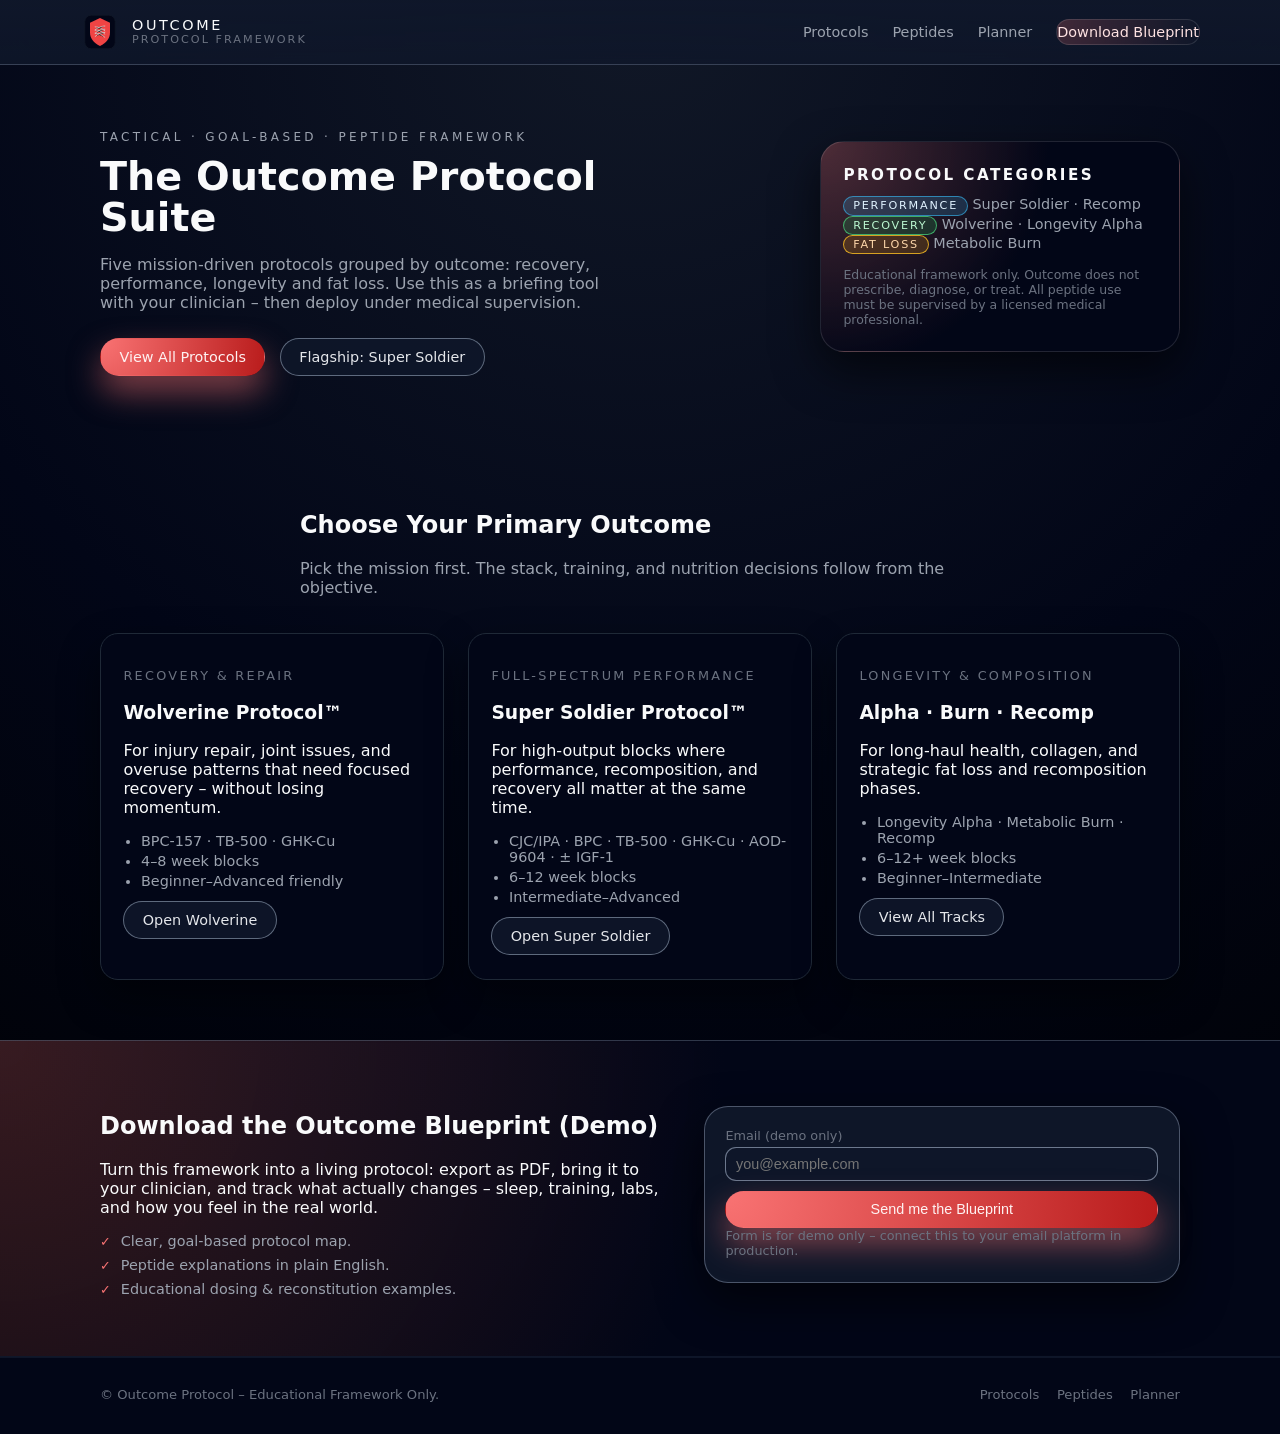
<file: index.html>
<!DOCTYPE html>
<html lang="en">
<head>
  <meta charset="UTF-8" />
  <title>Outcome Protocol | Tactical Performance & Longevity</title>
  <meta name="viewport" content="width=device-width, initial-scale=1" />
  <meta name="description" content="Outcome Protocol is a tactical, goal-based peptide framework grouped into recovery, performance, longevity and fat loss tracks." />
  <link rel="stylesheet" href="styles.css" />
</head>
<body>
  <header class="site-header">
    <div class="container header-inner">
      <a href="index.html" class="brand">
        <img src="assets/outcome-badge.svg" alt="Outcome badge" class="brand-mark" />
        <div class="brand-text">
          <span class="brand-name">OUTCOME</span>
          <span class="brand-tag">PROTOCOL FRAMEWORK</span>
        </div>
      </a>
      <nav class="main-nav" id="mainNav">
        <a href="protocol.html">Protocols</a>
        <a href="peptides.html">Peptides</a>
        <a href="calculator.html">Planner</a>
        <a href="#cta" class="nav-cta">Download Blueprint</a>
      </nav>
      <button class="nav-toggle" id="navToggle" aria-label="Toggle navigation">
        <span></span><span></span>
      </button>
    </div>
  </header>

  <main>
    <section class="hero">
      <div class="container hero-inner">
        <div class="hero-copy">
          <p class="eyebrow">TACTICAL · GOAL-BASED · PEPTIDE FRAMEWORK</p>
          <h1>The Outcome Protocol Suite</h1>
          <p>
            Five mission-driven protocols grouped by outcome: recovery, performance, longevity and fat loss.
            Use this as a briefing tool with your clinician – then deploy under medical supervision.
          </p>
          <div class="hero-actions">
            <a href="protocol.html" class="btn primary">View All Protocols</a>
            <a href="super-soldier.html" class="btn secondary">Flagship: Super Soldier</a>
          </div>
        </div>
        <div class="hero-panel">
          <article class="hero-card">
            <h2>Protocol Categories</h2>
            <ul>
              <li><span class="badge badge-blue">Performance</span> Super Soldier · Recomp</li>
              <li><span class="badge badge-green">Recovery</span> Wolverine · Longevity Alpha</li>
              <li><span class="badge badge-amber">Fat Loss</span> Metabolic Burn</li>
            </ul>
            <p class="hero-note">
              Educational framework only. Outcome does not prescribe, diagnose, or treat.
              All peptide use must be supervised by a licensed medical professional.
            </p>
          </article>
        </div>
      </div>
    </section>

    <section class="section">
      <div class="container section-header">
        <h2>Choose Your Primary Outcome</h2>
        <p>Pick the mission first. The stack, training, and nutrition decisions follow from the objective.</p>
      </div>
      <div class="container grid-3">
        <article class="card">
          <p class="tagline">Recovery & Repair</p>
          <h3>Wolverine Protocol™</h3>
          <p>For injury repair, joint issues, and overuse patterns that need focused recovery – without losing momentum.</p>
          <ul class="bullet-list">
            <li>BPC-157 · TB-500 · GHK-Cu</li>
            <li>4–8 week blocks</li>
            <li>Beginner–Advanced friendly</li>
          </ul>
          <a href="wolverine.html" class="btn secondary" style="margin-top:0.75rem;">Open Wolverine</a>
        </article>
        <article class="card">
          <p class="tagline">Full-Spectrum Performance</p>
          <h3>Super Soldier Protocol™</h3>
          <p>For high-output blocks where performance, recomposition, and recovery all matter at the same time.</p>
          <ul class="bullet-list">
            <li>CJC/IPA · BPC · TB-500 · GHK-Cu · AOD-9604 · ± IGF-1</li>
            <li>6–12 week blocks</li>
            <li>Intermediate–Advanced</li>
          </ul>
          <a href="super-soldier.html" class="btn secondary" style="margin-top:0.75rem;">Open Super Soldier</a>
        </article>
        <article class="card">
          <p class="tagline">Longevity & Composition</p>
          <h3>Alpha · Burn · Recomp</h3>
          <p>For long-haul health, collagen, and strategic fat loss and recomposition phases.</p>
          <ul class="bullet-list">
            <li>Longevity Alpha · Metabolic Burn · Recomp</li>
            <li>6–12+ week blocks</li>
            <li>Beginner–Intermediate</li>
          </ul>
          <a href="protocol.html" class="btn secondary" style="margin-top:0.75rem;">View All Tracks</a>
        </article>
      </div>
    </section>

    <section class="section cta-section" id="cta">
      <div class="container cta-inner">
        <div>
          <h2>Download the Outcome Blueprint (Demo)</h2>
          <p>
            Turn this framework into a living protocol: export as PDF, bring it to your clinician, and track what actually changes
            – sleep, training, labs, and how you feel in the real world.
          </p>
          <ul class="check-list">
            <li>Clear, goal-based protocol map.</li>
            <li>Peptide explanations in plain English.</li>
            <li>Educational dosing & reconstitution examples.</li>
          </ul>
        </div>
        <form class="cta-form" onsubmit="return false;">
          <label for="cta-email">Email (demo only)</label>
          <input id="cta-email" type="email" placeholder="you@example.com" />
          <button class="btn primary full" type="submit">Send me the Blueprint</button>
          <p class="form-helper">Form is for demo only – connect this to your email platform in production.</p>
        </form>
      </div>
    </section>
  </main>

  <footer class="site-footer">
    <div class="container footer-inner">
      <span>© Outcome Protocol – Educational Framework Only.</span>
      <div class="footer-links">
        <a href="protocol.html">Protocols</a>
        <a href="peptides.html">Peptides</a>
        <a href="calculator.html">Planner</a>
      </div>
    </div>
  </footer>

  <script src="script.js"></script>
</body>
</html>
</file>
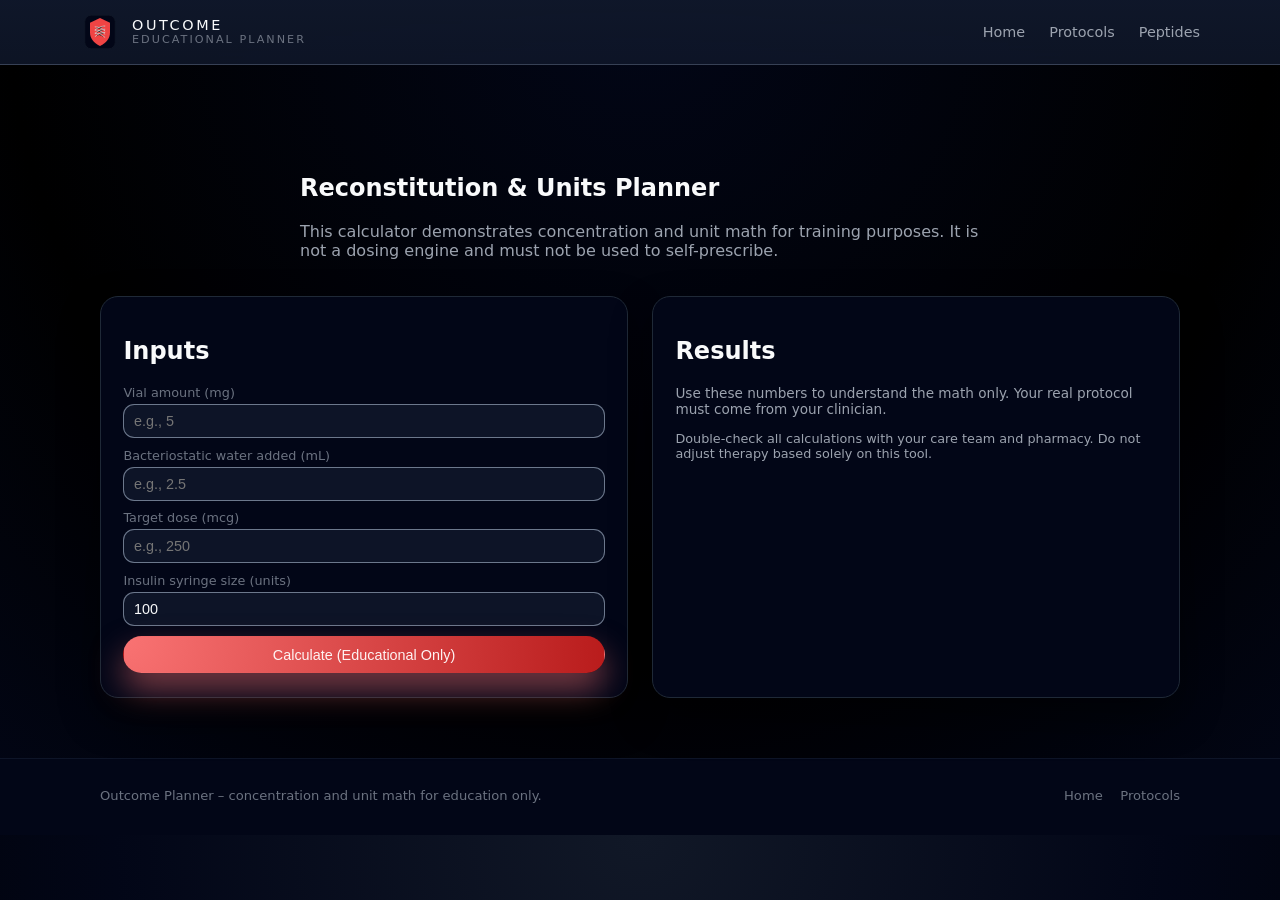
<file: calculator.html>
<!DOCTYPE html>
<html lang="en">
<head>
  <meta charset="UTF-8" />
  <title>Outcome Planner | Reconstitution & Units (Educational)</title>
  <meta name="viewport" content="width=device-width, initial-scale=1" />
  <link rel="stylesheet" href="styles.css" />
</head>
<body class="subpage">
  <header class="site-header">
    <div class="container header-inner">
      <a href="index.html" class="brand">
        <img src="assets/outcome-badge.svg" alt="Outcome badge" class="brand-mark" />
        <div class="brand-text">
          <span class="brand-name">OUTCOME</span>
          <span class="brand-tag">EDUCATIONAL PLANNER</span>
        </div>
      </a>
      <nav class="main-nav" id="mainNav">
        <a href="index.html">Home</a>
        <a href="protocol.html">Protocols</a>
        <a href="peptides.html">Peptides</a>
      </nav>
      <button class="nav-toggle" id="navToggle" aria-label="Toggle navigation">
        <span></span><span></span>
      </button>
    </div>
  </header>

  <main class="sub-main">
    <section class="section">
      <div class="container section-header">
        <h1>Reconstitution & Units Planner</h1>
        <p>This calculator demonstrates concentration and unit math for training purposes. It is not a dosing engine and must not be used to self-prescribe.</p>
      </div>
      <div class="container grid-2">
        <form class="card calc-form" id="calcForm">
          <h2>Inputs</h2>
          <label for="vialAmount">Vial amount (mg)</label>
          <input id="vialAmount" type="number" step="0.01" placeholder="e.g., 5" required />
          <label for="bacVolume">Bacteriostatic water added (mL)</label>
          <input id="bacVolume" type="number" step="0.1" placeholder="e.g., 2.5" required />
          <label for="targetDose">Target dose (mcg)</label>
          <input id="targetDose" type="number" step="1" placeholder="e.g., 250" required />
          <label for="syringeSize">Insulin syringe size (units)</label>
          <input id="syringeSize" type="number" step="1" placeholder="e.g., 100" value="100" required />
          <button class="btn primary full" type="submit">Calculate (Educational Only)</button>
        </form>
        <article class="card">
          <h2>Results</h2>
          <p style="font-size:0.85rem; color:#9ca3af;">Use these numbers to understand the math only. Your real protocol must come from your clinician.</p>
          <div class="result-grid hidden" id="resultGrid">
            <div>
              <h3>Concentration</h3>
              <p><span id="concMgMl">–</span> mg/mL</p>
              <p><span id="concMcgUnit">–</span> mcg per unit</p>
            </div>
            <div>
              <h3>Per Dose</h3>
              <p><span id="doseMl">–</span> mL per dose</p>
              <p><span id="doseUnits">–</span> units per dose</p>
            </div>
          </div>
          <p style="margin-top:0.8rem; font-size:0.8rem; color:#9ca3af;">
            Double-check all calculations with your care team and pharmacy. Do not adjust therapy based solely on this tool.
          </p>
        </article>
      </div>
    </section>
  </main>

  <footer class="site-footer">
    <div class="container footer-inner">
      <span>Outcome Planner – concentration and unit math for education only.</span>
      <div class="footer-links">
        <a href="index.html">Home</a>
        <a href="protocol.html">Protocols</a>
      </div>
    </div>
  </footer>

  <script src="script.js"></script>
</body>
</html>
</file>
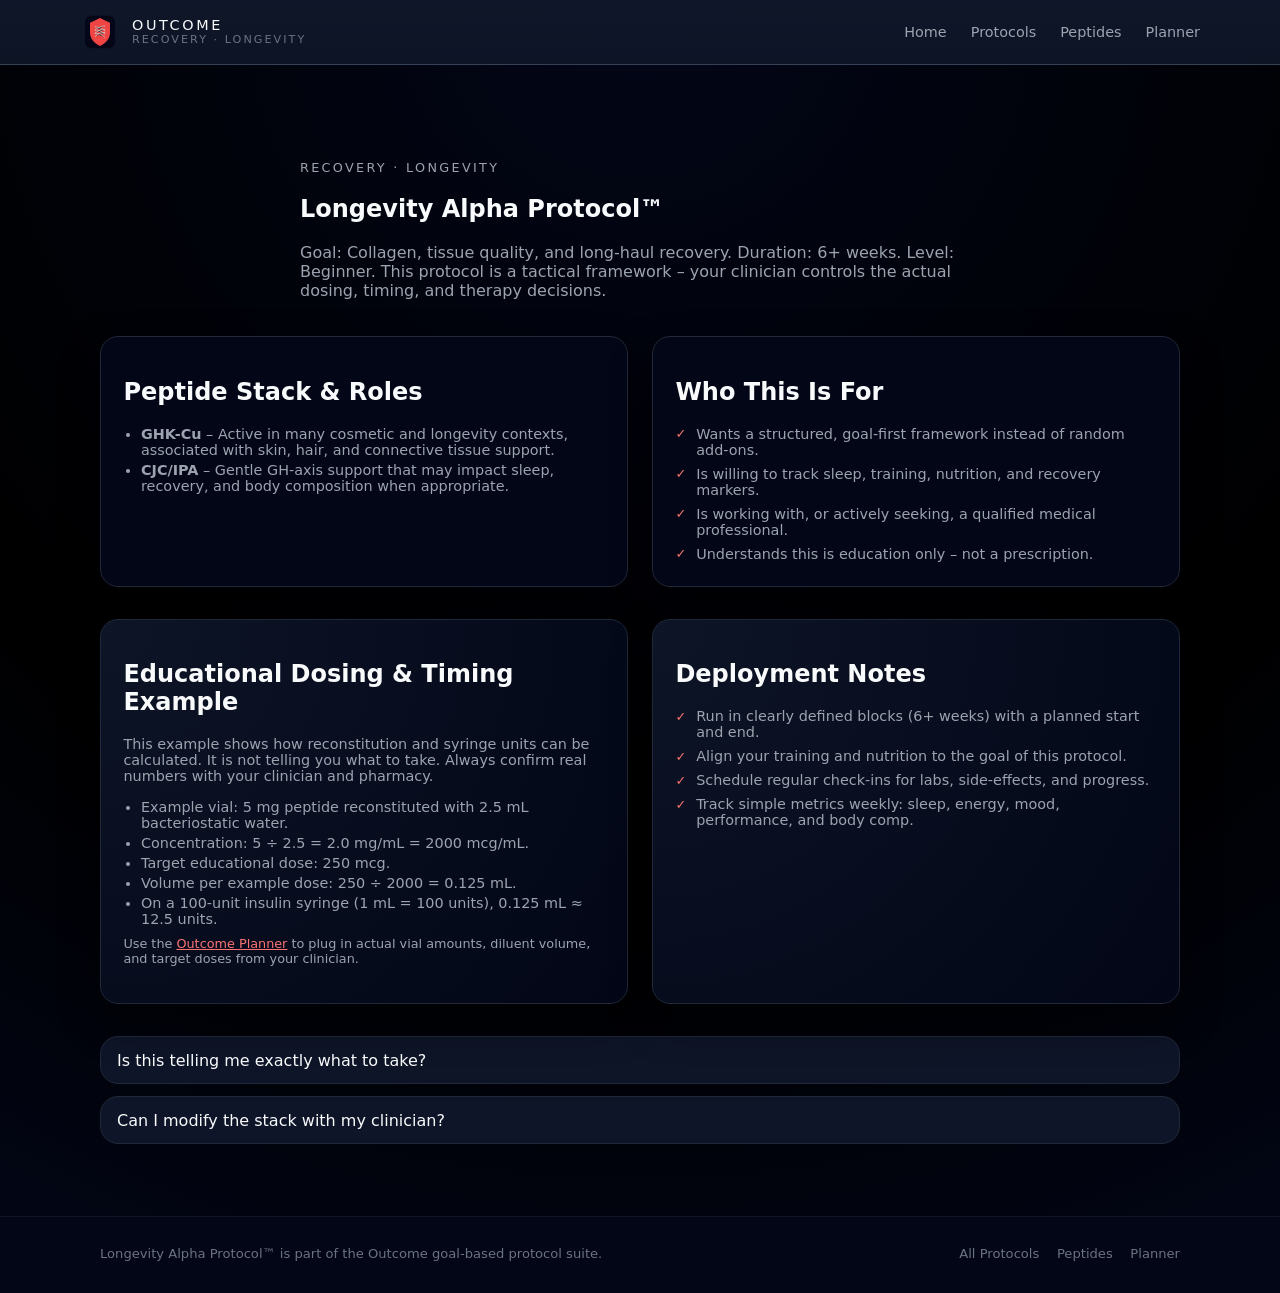
<file: longevity-alpha.html>
<!DOCTYPE html>
<html lang="en">
<head>
  <meta charset="UTF-8" />
  <title>Longevity Alpha Protocol™ | Outcome Protocol</title>
  <meta name="viewport" content="width=device-width, initial-scale=1" />
  <link rel="stylesheet" href="styles.css" />
</head>
<body class="subpage">
  <header class="site-header">
    <div class="container header-inner">
      <a href="index.html" class="brand">
        <img src="assets/outcome-badge.svg" alt="Outcome badge" class="brand-mark" />
        <div class="brand-text">
          <span class="brand-name">OUTCOME</span>
          <span class="brand-tag">Recovery · Longevity</span>
        </div>
      </a>
      <nav class="main-nav" id="mainNav">
        <a href="index.html">Home</a>
        <a href="protocol.html">Protocols</a>
        <a href="peptides.html">Peptides</a>
        <a href="calculator.html">Planner</a>
      </nav>
      <button class="nav-toggle" id="navToggle" aria-label="Toggle navigation">
        <span></span><span></span>
      </button>
    </div>
  </header>

  <main class="sub-main">
    <section class="section">
      <div class="container section-header">
        <p class="tagline">Recovery · Longevity</p>
        <h1>Longevity Alpha Protocol™</h1>
        <p>Goal: Collagen, tissue quality, and long-haul recovery. Duration: 6+ weeks. Level: Beginner. This protocol is a tactical framework – your clinician controls the actual dosing, timing, and therapy decisions.</p>
      </div>

      <div class="container grid-2">
        <article class="card">
          <h2>Peptide Stack & Roles</h2>
          <ul class="bullet-list">
            <li><strong>GHK-Cu</strong> – Active in many cosmetic and longevity contexts, associated with skin, hair, and connective tissue support.</li>
<li><strong>CJC/IPA</strong> – Gentle GH-axis support that may impact sleep, recovery, and body composition when appropriate.</li>
          </ul>
        </article>
        <article class="card">
          <h2>Who This Is For</h2>
          <ul class="check-list">
            <li>Wants a structured, goal-first framework instead of random add-ons.</li>
            <li>Is willing to track sleep, training, nutrition, and recovery markers.</li>
            <li>Is working with, or actively seeking, a qualified medical professional.</li>
            <li>Understands this is education only – not a prescription.</li>
          </ul>
        </article>
      </div>

      <div class="container" style="margin-top:2rem;">
        <div class="grid-2">
          <article class="card card-soft">
            <h2>Educational Dosing & Timing Example</h2>
            <p style="color:#9ca3af; font-size:0.9rem;">
              This example shows how reconstitution and syringe units can be calculated. It is not telling you what to take.
              Always confirm real numbers with your clinician and pharmacy.
            </p>
            <ul class="bullet-list">
              <li>Example vial: 5 mg peptide reconstituted with 2.5 mL bacteriostatic water.</li>
              <li>Concentration: 5 ÷ 2.5 = 2.0 mg/mL = 2000 mcg/mL.</li>
              <li>Target educational dose: 250 mcg.</li>
              <li>Volume per example dose: 250 ÷ 2000 = 0.125 mL.</li>
              <li>On a 100-unit insulin syringe (1 mL = 100 units), 0.125 mL ≈ 12.5 units.</li>
            </ul>
            <p style="margin-top:0.6rem; font-size:0.8rem; color:#9ca3af;">
              Use the <a href="calculator.html" style="color:#f97373;">Outcome Planner</a> to plug in actual vial amounts, diluent volume, and target doses from your clinician.
            </p>
          </article>
          <article class="card card-soft">
            <h2>Deployment Notes</h2>
            <ul class="check-list">
              <li>Run in clearly defined blocks (6+ weeks) with a planned start and end.</li>
              <li>Align your training and nutrition to the goal of this protocol.</li>
              <li>Schedule regular check-ins for labs, side-effects, and progress.</li>
              <li>Track simple metrics weekly: sleep, energy, mood, performance, and body comp.</li>
            </ul>
          </article>
        </div>
      </div>

      <div class="container" style="margin-top:2rem;">
        <details class="faq-item">
          <summary>Is this telling me exactly what to take?</summary>
          <p>No. Outcome is an educational and strategic framework only. All dosing, timing, and medication decisions belong to your clinician.</p>
        </details>
        <details class="faq-item">
          <summary>Can I modify the stack with my clinician?</summary>
          <p>Yes – the real power here is having a shared language. You can remove, swap, or re-order components with your clinician while staying aligned with the mission.</p>
        </details>
      </div>
    </section>
  </main>

  <footer class="site-footer">
    <div class="container footer-inner">
      <span>Longevity Alpha Protocol™ is part of the Outcome goal-based protocol suite.</span>
      <div class="footer-links">
        <a href="protocol.html">All Protocols</a>
        <a href="peptides.html">Peptides</a>
        <a href="calculator.html">Planner</a>
      </div>
    </div>
  </footer>

  <script src="script.js"></script>
</body>
</html>
</file>
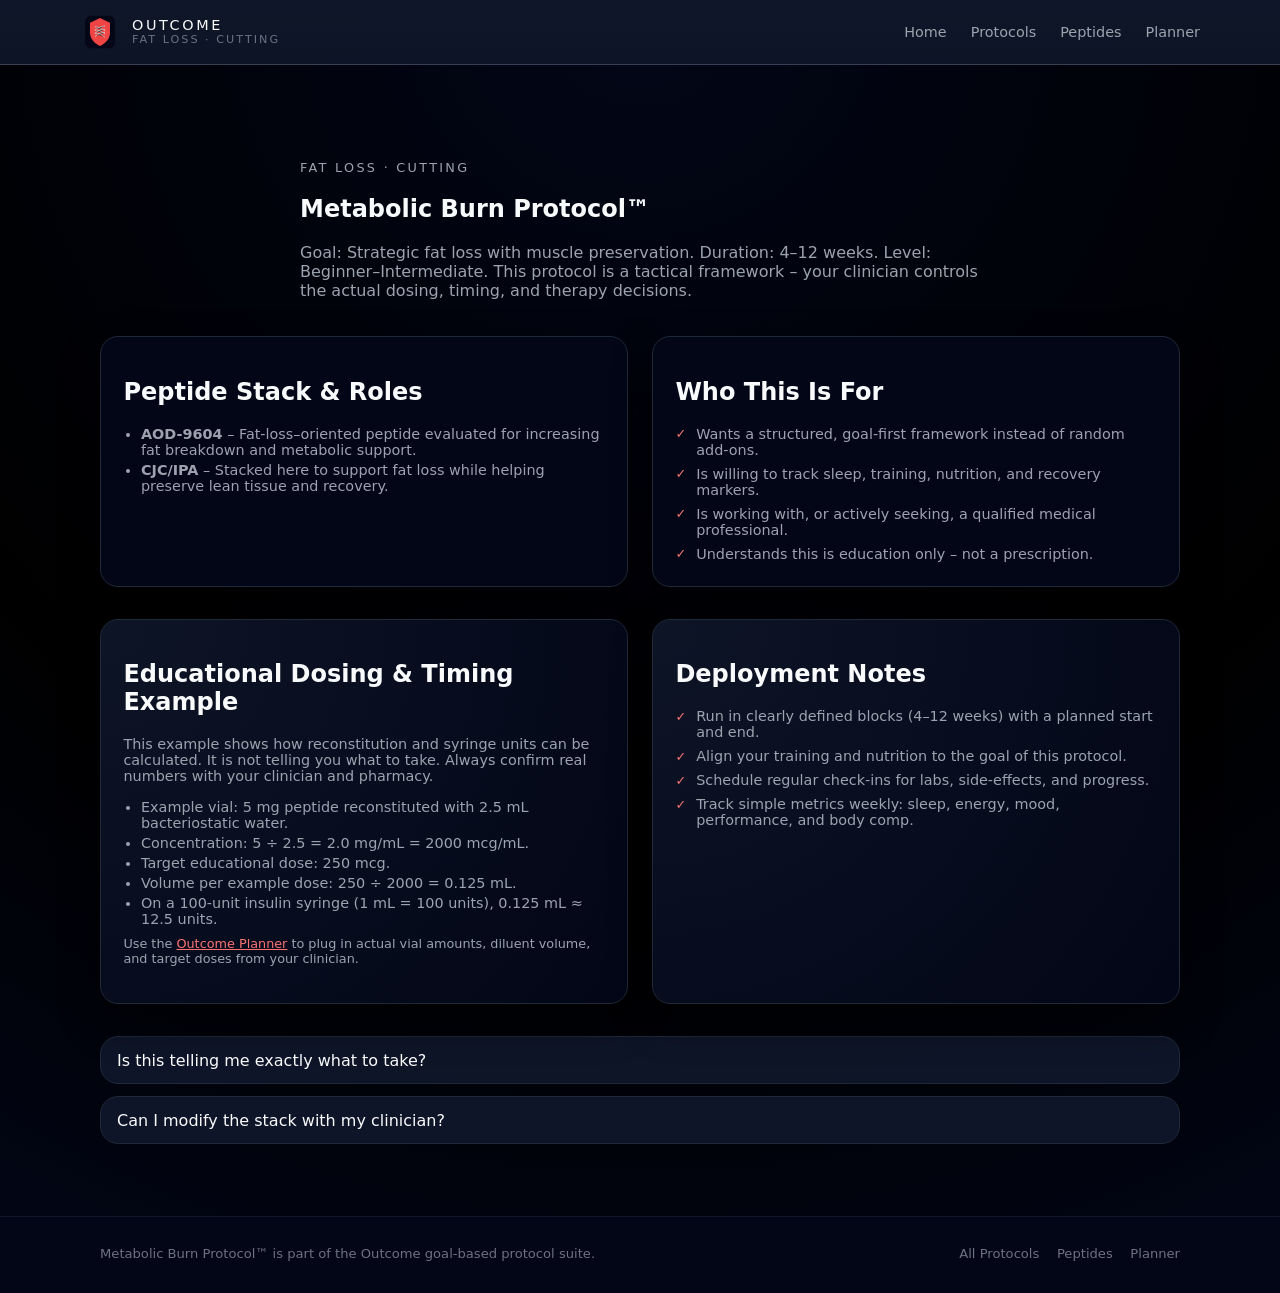
<file: metabolic-burn.html>
<!DOCTYPE html>
<html lang="en">
<head>
  <meta charset="UTF-8" />
  <title>Metabolic Burn Protocol™ | Outcome Protocol</title>
  <meta name="viewport" content="width=device-width, initial-scale=1" />
  <link rel="stylesheet" href="styles.css" />
</head>
<body class="subpage">
  <header class="site-header">
    <div class="container header-inner">
      <a href="index.html" class="brand">
        <img src="assets/outcome-badge.svg" alt="Outcome badge" class="brand-mark" />
        <div class="brand-text">
          <span class="brand-name">OUTCOME</span>
          <span class="brand-tag">Fat Loss · Cutting</span>
        </div>
      </a>
      <nav class="main-nav" id="mainNav">
        <a href="index.html">Home</a>
        <a href="protocol.html">Protocols</a>
        <a href="peptides.html">Peptides</a>
        <a href="calculator.html">Planner</a>
      </nav>
      <button class="nav-toggle" id="navToggle" aria-label="Toggle navigation">
        <span></span><span></span>
      </button>
    </div>
  </header>

  <main class="sub-main">
    <section class="section">
      <div class="container section-header">
        <p class="tagline">Fat Loss · Cutting</p>
        <h1>Metabolic Burn Protocol™</h1>
        <p>Goal: Strategic fat loss with muscle preservation. Duration: 4–12 weeks. Level: Beginner–Intermediate. This protocol is a tactical framework – your clinician controls the actual dosing, timing, and therapy decisions.</p>
      </div>

      <div class="container grid-2">
        <article class="card">
          <h2>Peptide Stack & Roles</h2>
          <ul class="bullet-list">
            <li><strong>AOD-9604</strong> – Fat-loss–oriented peptide evaluated for increasing fat breakdown and metabolic support.</li>
<li><strong>CJC/IPA</strong> – Stacked here to support fat loss while helping preserve lean tissue and recovery.</li>
          </ul>
        </article>
        <article class="card">
          <h2>Who This Is For</h2>
          <ul class="check-list">
            <li>Wants a structured, goal-first framework instead of random add-ons.</li>
            <li>Is willing to track sleep, training, nutrition, and recovery markers.</li>
            <li>Is working with, or actively seeking, a qualified medical professional.</li>
            <li>Understands this is education only – not a prescription.</li>
          </ul>
        </article>
      </div>

      <div class="container" style="margin-top:2rem;">
        <div class="grid-2">
          <article class="card card-soft">
            <h2>Educational Dosing & Timing Example</h2>
            <p style="color:#9ca3af; font-size:0.9rem;">
              This example shows how reconstitution and syringe units can be calculated. It is not telling you what to take.
              Always confirm real numbers with your clinician and pharmacy.
            </p>
            <ul class="bullet-list">
              <li>Example vial: 5 mg peptide reconstituted with 2.5 mL bacteriostatic water.</li>
              <li>Concentration: 5 ÷ 2.5 = 2.0 mg/mL = 2000 mcg/mL.</li>
              <li>Target educational dose: 250 mcg.</li>
              <li>Volume per example dose: 250 ÷ 2000 = 0.125 mL.</li>
              <li>On a 100-unit insulin syringe (1 mL = 100 units), 0.125 mL ≈ 12.5 units.</li>
            </ul>
            <p style="margin-top:0.6rem; font-size:0.8rem; color:#9ca3af;">
              Use the <a href="calculator.html" style="color:#f97373;">Outcome Planner</a> to plug in actual vial amounts, diluent volume, and target doses from your clinician.
            </p>
          </article>
          <article class="card card-soft">
            <h2>Deployment Notes</h2>
            <ul class="check-list">
              <li>Run in clearly defined blocks (4–12 weeks) with a planned start and end.</li>
              <li>Align your training and nutrition to the goal of this protocol.</li>
              <li>Schedule regular check-ins for labs, side-effects, and progress.</li>
              <li>Track simple metrics weekly: sleep, energy, mood, performance, and body comp.</li>
            </ul>
          </article>
        </div>
      </div>

      <div class="container" style="margin-top:2rem;">
        <details class="faq-item">
          <summary>Is this telling me exactly what to take?</summary>
          <p>No. Outcome is an educational and strategic framework only. All dosing, timing, and medication decisions belong to your clinician.</p>
        </details>
        <details class="faq-item">
          <summary>Can I modify the stack with my clinician?</summary>
          <p>Yes – the real power here is having a shared language. You can remove, swap, or re-order components with your clinician while staying aligned with the mission.</p>
        </details>
      </div>
    </section>
  </main>

  <footer class="site-footer">
    <div class="container footer-inner">
      <span>Metabolic Burn Protocol™ is part of the Outcome goal-based protocol suite.</span>
      <div class="footer-links">
        <a href="protocol.html">All Protocols</a>
        <a href="peptides.html">Peptides</a>
        <a href="calculator.html">Planner</a>
      </div>
    </div>
  </footer>

  <script src="script.js"></script>
</body>
</html>
</file>
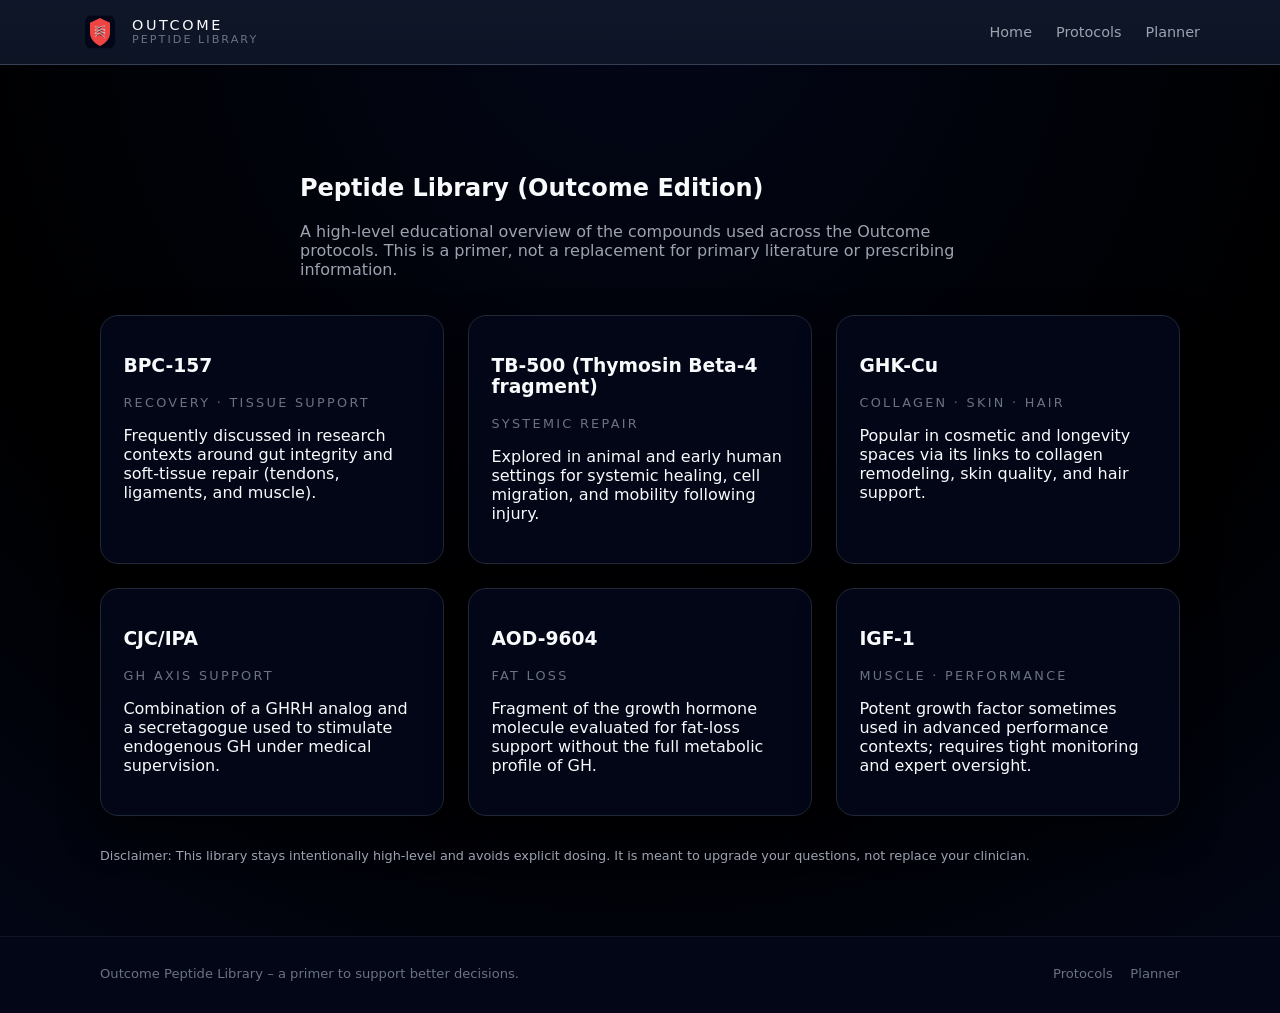
<file: peptides.html>
<!DOCTYPE html>
<html lang="en">
<head>
  <meta charset="UTF-8" />
  <title>Peptide Library | Outcome Framework</title>
  <meta name="viewport" content="width=device-width, initial-scale=1" />
  <link rel="stylesheet" href="styles.css" />
</head>
<body class="subpage">
  <header class="site-header">
    <div class="container header-inner">
      <a href="index.html" class="brand">
        <img src="assets/outcome-badge.svg" alt="Outcome badge" class="brand-mark" />
        <div class="brand-text">
          <span class="brand-name">OUTCOME</span>
          <span class="brand-tag">PEPTIDE LIBRARY</span>
        </div>
      </a>
      <nav class="main-nav" id="mainNav">
        <a href="index.html">Home</a>
        <a href="protocol.html">Protocols</a>
        <a href="calculator.html">Planner</a>
      </nav>
      <button class="nav-toggle" id="navToggle" aria-label="Toggle navigation">
        <span></span><span></span>
      </button>
    </div>
  </header>

  <main class="sub-main">
    <section class="section">
      <div class="container section-header">
        <h1>Peptide Library (Outcome Edition)</h1>
        <p>A high-level educational overview of the compounds used across the Outcome protocols. This is a primer, not a replacement for primary literature or prescribing information.</p>
      </div>
      <div class="container grid-3">
        <article class="card">
          <h3>BPC-157</h3>
          <p class="tagline">Recovery · Tissue Support</p>
          <p>Frequently discussed in research contexts around gut integrity and soft-tissue repair (tendons, ligaments, and muscle).</p>
        </article>
        <article class="card">
          <h3>TB-500 (Thymosin Beta-4 fragment)</h3>
          <p class="tagline">Systemic Repair</p>
          <p>Explored in animal and early human settings for systemic healing, cell migration, and mobility following injury.</p>
        </article>
        <article class="card">
          <h3>GHK-Cu</h3>
          <p class="tagline">Collagen · Skin · Hair</p>
          <p>Popular in cosmetic and longevity spaces via its links to collagen remodeling, skin quality, and hair support.</p>
        </article>
        <article class="card">
          <h3>CJC/IPA</h3>
          <p class="tagline">GH Axis Support</p>
          <p>Combination of a GHRH analog and a secretagogue used to stimulate endogenous GH under medical supervision.</p>
        </article>
        <article class="card">
          <h3>AOD-9604</h3>
          <p class="tagline">Fat Loss</p>
          <p>Fragment of the growth hormone molecule evaluated for fat-loss support without the full metabolic profile of GH.</p>
        </article>
        <article class="card">
          <h3>IGF-1</h3>
          <p class="tagline">Muscle · Performance</p>
          <p>Potent growth factor sometimes used in advanced performance contexts; requires tight monitoring and expert oversight.</p>
        </article>
      </div>
      <div class="container" style="margin-top:2rem;">
        <p style="font-size:0.8rem; color:#9ca3af;">
          Disclaimer: This library stays intentionally high-level and avoids explicit dosing. It is meant to upgrade your questions, not replace your clinician.
        </p>
      </div>
    </section>
  </main>

  <footer class="site-footer">
    <div class="container footer-inner">
      <span>Outcome Peptide Library – a primer to support better decisions.</span>
      <div class="footer-links">
        <a href="protocol.html">Protocols</a>
        <a href="calculator.html">Planner</a>
      </div>
    </div>
  </footer>

  <script src="script.js"></script>
</body>
</html>
</file>
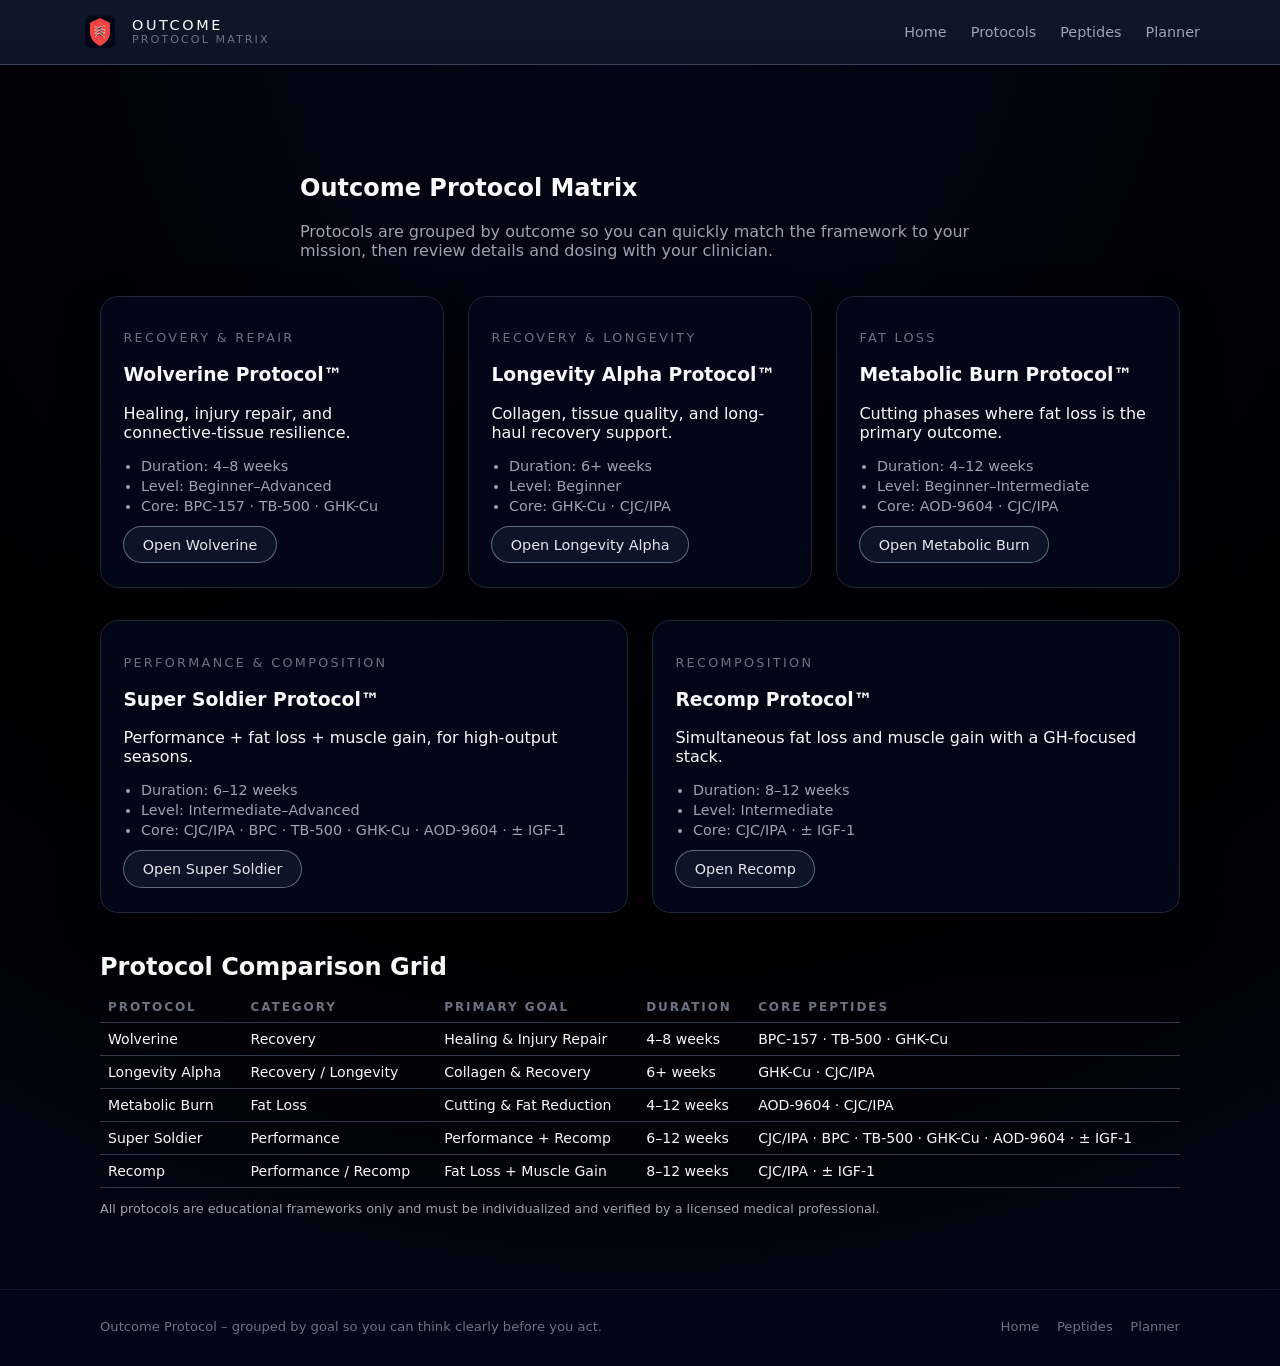
<file: protocol.html>
<!DOCTYPE html>
<html lang="en">
<head>
  <meta charset="UTF-8" />
  <title>Outcome Protocols | Goal-Based Matrix</title>
  <meta name="viewport" content="width=device-width, initial-scale=1" />
  <link rel="stylesheet" href="styles.css" />
</head>
<body class="subpage">
  <header class="site-header">
    <div class="container header-inner">
      <a href="index.html" class="brand">
        <img src="assets/outcome-badge.svg" alt="Outcome badge" class="brand-mark" />
        <div class="brand-text">
          <span class="brand-name">OUTCOME</span>
          <span class="brand-tag">PROTOCOL MATRIX</span>
        </div>
      </a>
      <nav class="main-nav" id="mainNav">
        <a href="index.html">Home</a>
        <a href="protocol.html">Protocols</a>
        <a href="peptides.html">Peptides</a>
        <a href="calculator.html">Planner</a>
      </nav>
      <button class="nav-toggle" id="navToggle" aria-label="Toggle navigation">
        <span></span><span></span>
      </button>
    </div>
  </header>

  <main class="sub-main">
    <section class="section">
      <div class="container section-header">
        <h1>Outcome Protocol Matrix</h1>
        <p>Protocols are grouped by outcome so you can quickly match the framework to your mission, then review details and dosing with your clinician.</p>
      </div>

      <div class="container grid-3">
        <article class="card">
          <p class="tagline">Recovery & Repair</p>
          <h3>Wolverine Protocol™</h3>
          <p>Healing, injury repair, and connective-tissue resilience.</p>
          <ul class="bullet-list">
            <li>Duration: 4–8 weeks</li>
            <li>Level: Beginner–Advanced</li>
            <li>Core: BPC-157 · TB-500 · GHK-Cu</li>
          </ul>
          <a href="wolverine.html" class="btn secondary" style="margin-top:0.75rem;">Open Wolverine</a>
        </article>
        <article class="card">
          <p class="tagline">Recovery & Longevity</p>
          <h3>Longevity Alpha Protocol™</h3>
          <p>Collagen, tissue quality, and long-haul recovery support.</p>
          <ul class="bullet-list">
            <li>Duration: 6+ weeks</li>
            <li>Level: Beginner</li>
            <li>Core: GHK-Cu · CJC/IPA</li>
          </ul>
          <a href="longevity-alpha.html" class="btn secondary" style="margin-top:0.75rem;">Open Longevity Alpha</a>
        </article>
        <article class="card">
          <p class="tagline">Fat Loss</p>
          <h3>Metabolic Burn Protocol™</h3>
          <p>Cutting phases where fat loss is the primary outcome.</p>
          <ul class="bullet-list">
            <li>Duration: 4–12 weeks</li>
            <li>Level: Beginner–Intermediate</li>
            <li>Core: AOD-9604 · CJC/IPA</li>
          </ul>
          <a href="metabolic-burn.html" class="btn secondary" style="margin-top:0.75rem;">Open Metabolic Burn</a>
        </article>
      </div>

      <div class="container" style="margin-top:2rem;">
        <div class="grid-2">
          <article class="card">
            <p class="tagline">Performance & Composition</p>
            <h3>Super Soldier Protocol™</h3>
            <p>Performance + fat loss + muscle gain, for high-output seasons.</p>
            <ul class="bullet-list">
              <li>Duration: 6–12 weeks</li>
              <li>Level: Intermediate–Advanced</li>
              <li>Core: CJC/IPA · BPC · TB-500 · GHK-Cu · AOD-9604 · ± IGF-1</li>
            </ul>
            <a href="super-soldier.html" class="btn secondary" style="margin-top:0.75rem;">Open Super Soldier</a>
          </article>
          <article class="card">
            <p class="tagline">Recomposition</p>
            <h3>Recomp Protocol™</h3>
            <p>Simultaneous fat loss and muscle gain with a GH-focused stack.</p>
            <ul class="bullet-list">
              <li>Duration: 8–12 weeks</li>
              <li>Level: Intermediate</li>
              <li>Core: CJC/IPA · ± IGF-1</li>
            </ul>
            <a href="recomp.html" class="btn secondary" style="margin-top:0.75rem;">Open Recomp</a>
          </article>
        </div>
      </div>

      <div class="container" style="margin-top:2.5rem;">
        <h2 style="margin-bottom:0.7rem;">Protocol Comparison Grid</h2>
        <table class="compare-table">
          <thead>
            <tr>
              <th>Protocol</th>
              <th>Category</th>
              <th>Primary Goal</th>
              <th>Duration</th>
              <th>Core Peptides</th>
            </tr>
          </thead>
          <tbody>
            <tr>
              <td>Wolverine</td>
              <td>Recovery</td>
              <td>Healing & Injury Repair</td>
              <td>4–8 weeks</td>
              <td>BPC-157 · TB-500 · GHK-Cu</td>
            </tr>
            <tr>
              <td>Longevity Alpha</td>
              <td>Recovery / Longevity</td>
              <td>Collagen & Recovery</td>
              <td>6+ weeks</td>
              <td>GHK-Cu · CJC/IPA</td>
            </tr>
            <tr>
              <td>Metabolic Burn</td>
              <td>Fat Loss</td>
              <td>Cutting & Fat Reduction</td>
              <td>4–12 weeks</td>
              <td>AOD-9604 · CJC/IPA</td>
            </tr>
            <tr>
              <td>Super Soldier</td>
              <td>Performance</td>
              <td>Performance + Recomp</td>
              <td>6–12 weeks</td>
              <td>CJC/IPA · BPC · TB-500 · GHK-Cu · AOD-9604 · ± IGF-1</td>
            </tr>
            <tr>
              <td>Recomp</td>
              <td>Performance / Recomp</td>
              <td>Fat Loss + Muscle Gain</td>
              <td>8–12 weeks</td>
              <td>CJC/IPA · ± IGF-1</td>
            </tr>
          </tbody>
        </table>
        <p style="margin-top:0.8rem; font-size:0.8rem; color:#9ca3af;">
          All protocols are educational frameworks only and must be individualized and verified by a licensed medical professional.
        </p>
      </div>
    </section>
  </main>

  <footer class="site-footer">
    <div class="container footer-inner">
      <span>Outcome Protocol – grouped by goal so you can think clearly before you act.</span>
      <div class="footer-links">
        <a href="index.html">Home</a>
        <a href="peptides.html">Peptides</a>
        <a href="calculator.html">Planner</a>
      </div>
    </div>
  </footer>

  <script src="script.js"></script>
</body>
</html>
</file>
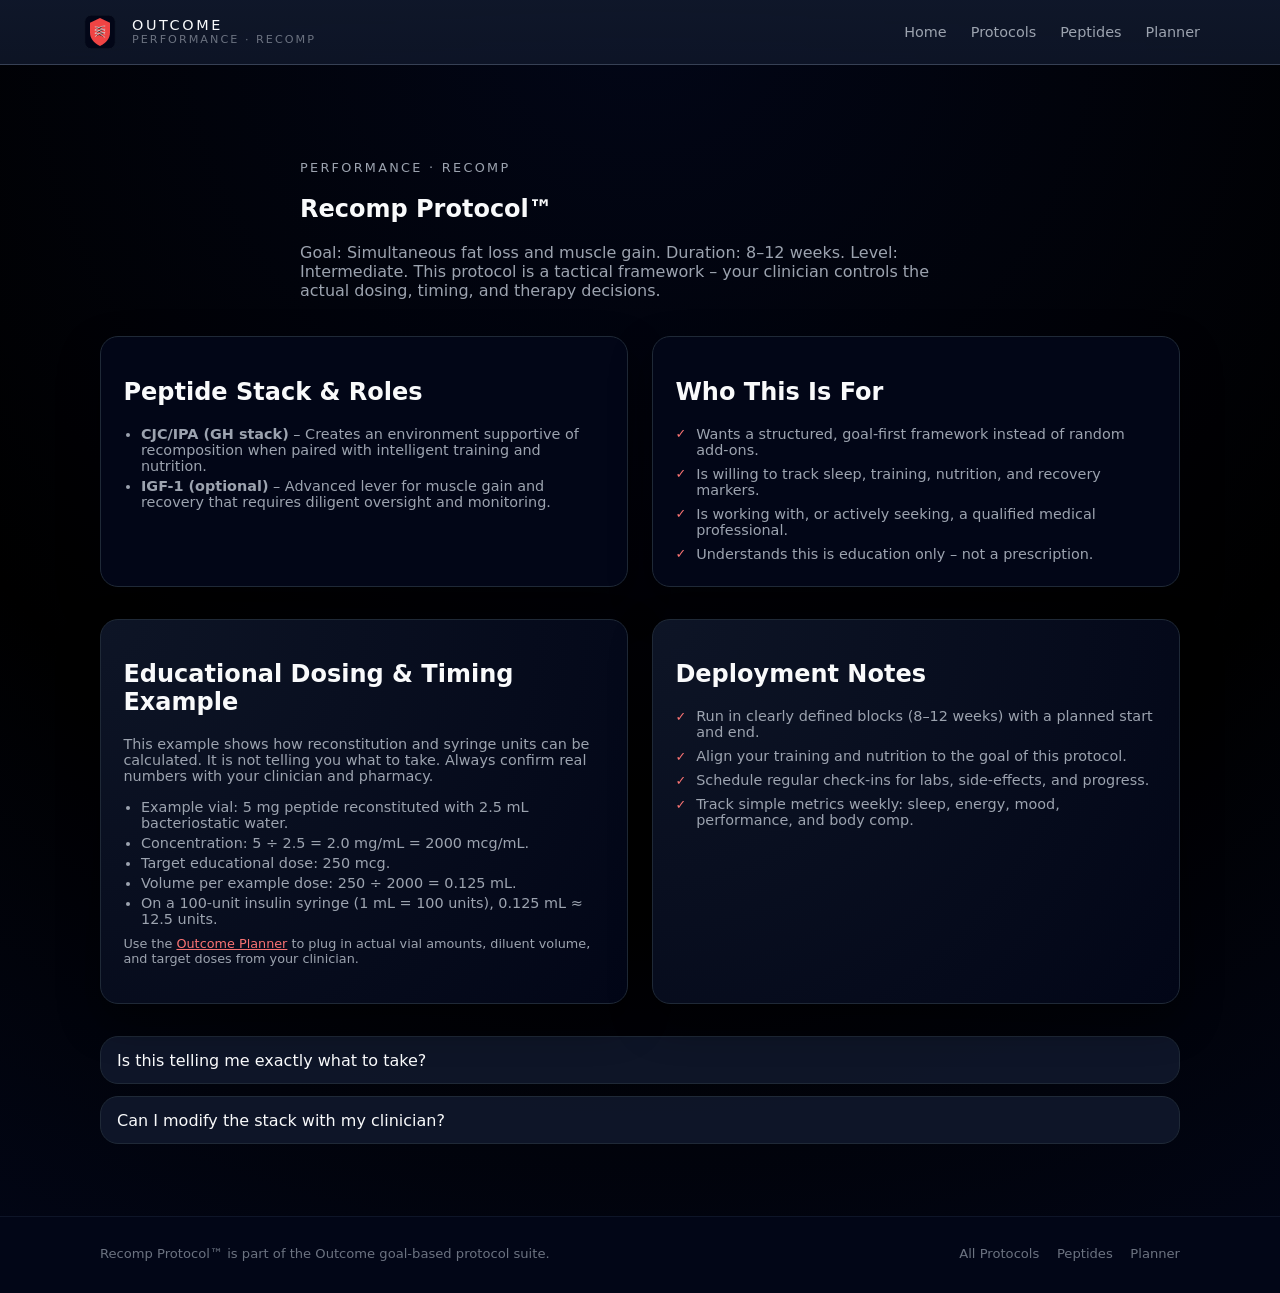
<file: recomp.html>
<!DOCTYPE html>
<html lang="en">
<head>
  <meta charset="UTF-8" />
  <title>Recomp Protocol™ | Outcome Protocol</title>
  <meta name="viewport" content="width=device-width, initial-scale=1" />
  <link rel="stylesheet" href="styles.css" />
</head>
<body class="subpage">
  <header class="site-header">
    <div class="container header-inner">
      <a href="index.html" class="brand">
        <img src="assets/outcome-badge.svg" alt="Outcome badge" class="brand-mark" />
        <div class="brand-text">
          <span class="brand-name">OUTCOME</span>
          <span class="brand-tag">Performance · Recomp</span>
        </div>
      </a>
      <nav class="main-nav" id="mainNav">
        <a href="index.html">Home</a>
        <a href="protocol.html">Protocols</a>
        <a href="peptides.html">Peptides</a>
        <a href="calculator.html">Planner</a>
      </nav>
      <button class="nav-toggle" id="navToggle" aria-label="Toggle navigation">
        <span></span><span></span>
      </button>
    </div>
  </header>

  <main class="sub-main">
    <section class="section">
      <div class="container section-header">
        <p class="tagline">Performance · Recomp</p>
        <h1>Recomp Protocol™</h1>
        <p>Goal: Simultaneous fat loss and muscle gain. Duration: 8–12 weeks. Level: Intermediate. This protocol is a tactical framework – your clinician controls the actual dosing, timing, and therapy decisions.</p>
      </div>

      <div class="container grid-2">
        <article class="card">
          <h2>Peptide Stack & Roles</h2>
          <ul class="bullet-list">
            <li><strong>CJC/IPA (GH stack)</strong> – Creates an environment supportive of recomposition when paired with intelligent training and nutrition.</li>
<li><strong>IGF-1 (optional)</strong> – Advanced lever for muscle gain and recovery that requires diligent oversight and monitoring.</li>
          </ul>
        </article>
        <article class="card">
          <h2>Who This Is For</h2>
          <ul class="check-list">
            <li>Wants a structured, goal-first framework instead of random add-ons.</li>
            <li>Is willing to track sleep, training, nutrition, and recovery markers.</li>
            <li>Is working with, or actively seeking, a qualified medical professional.</li>
            <li>Understands this is education only – not a prescription.</li>
          </ul>
        </article>
      </div>

      <div class="container" style="margin-top:2rem;">
        <div class="grid-2">
          <article class="card card-soft">
            <h2>Educational Dosing & Timing Example</h2>
            <p style="color:#9ca3af; font-size:0.9rem;">
              This example shows how reconstitution and syringe units can be calculated. It is not telling you what to take.
              Always confirm real numbers with your clinician and pharmacy.
            </p>
            <ul class="bullet-list">
              <li>Example vial: 5 mg peptide reconstituted with 2.5 mL bacteriostatic water.</li>
              <li>Concentration: 5 ÷ 2.5 = 2.0 mg/mL = 2000 mcg/mL.</li>
              <li>Target educational dose: 250 mcg.</li>
              <li>Volume per example dose: 250 ÷ 2000 = 0.125 mL.</li>
              <li>On a 100-unit insulin syringe (1 mL = 100 units), 0.125 mL ≈ 12.5 units.</li>
            </ul>
            <p style="margin-top:0.6rem; font-size:0.8rem; color:#9ca3af;">
              Use the <a href="calculator.html" style="color:#f97373;">Outcome Planner</a> to plug in actual vial amounts, diluent volume, and target doses from your clinician.
            </p>
          </article>
          <article class="card card-soft">
            <h2>Deployment Notes</h2>
            <ul class="check-list">
              <li>Run in clearly defined blocks (8–12 weeks) with a planned start and end.</li>
              <li>Align your training and nutrition to the goal of this protocol.</li>
              <li>Schedule regular check-ins for labs, side-effects, and progress.</li>
              <li>Track simple metrics weekly: sleep, energy, mood, performance, and body comp.</li>
            </ul>
          </article>
        </div>
      </div>

      <div class="container" style="margin-top:2rem;">
        <details class="faq-item">
          <summary>Is this telling me exactly what to take?</summary>
          <p>No. Outcome is an educational and strategic framework only. All dosing, timing, and medication decisions belong to your clinician.</p>
        </details>
        <details class="faq-item">
          <summary>Can I modify the stack with my clinician?</summary>
          <p>Yes – the real power here is having a shared language. You can remove, swap, or re-order components with your clinician while staying aligned with the mission.</p>
        </details>
      </div>
    </section>
  </main>

  <footer class="site-footer">
    <div class="container footer-inner">
      <span>Recomp Protocol™ is part of the Outcome goal-based protocol suite.</span>
      <div class="footer-links">
        <a href="protocol.html">All Protocols</a>
        <a href="peptides.html">Peptides</a>
        <a href="calculator.html">Planner</a>
      </div>
    </div>
  </footer>

  <script src="script.js"></script>
</body>
</html>
</file>
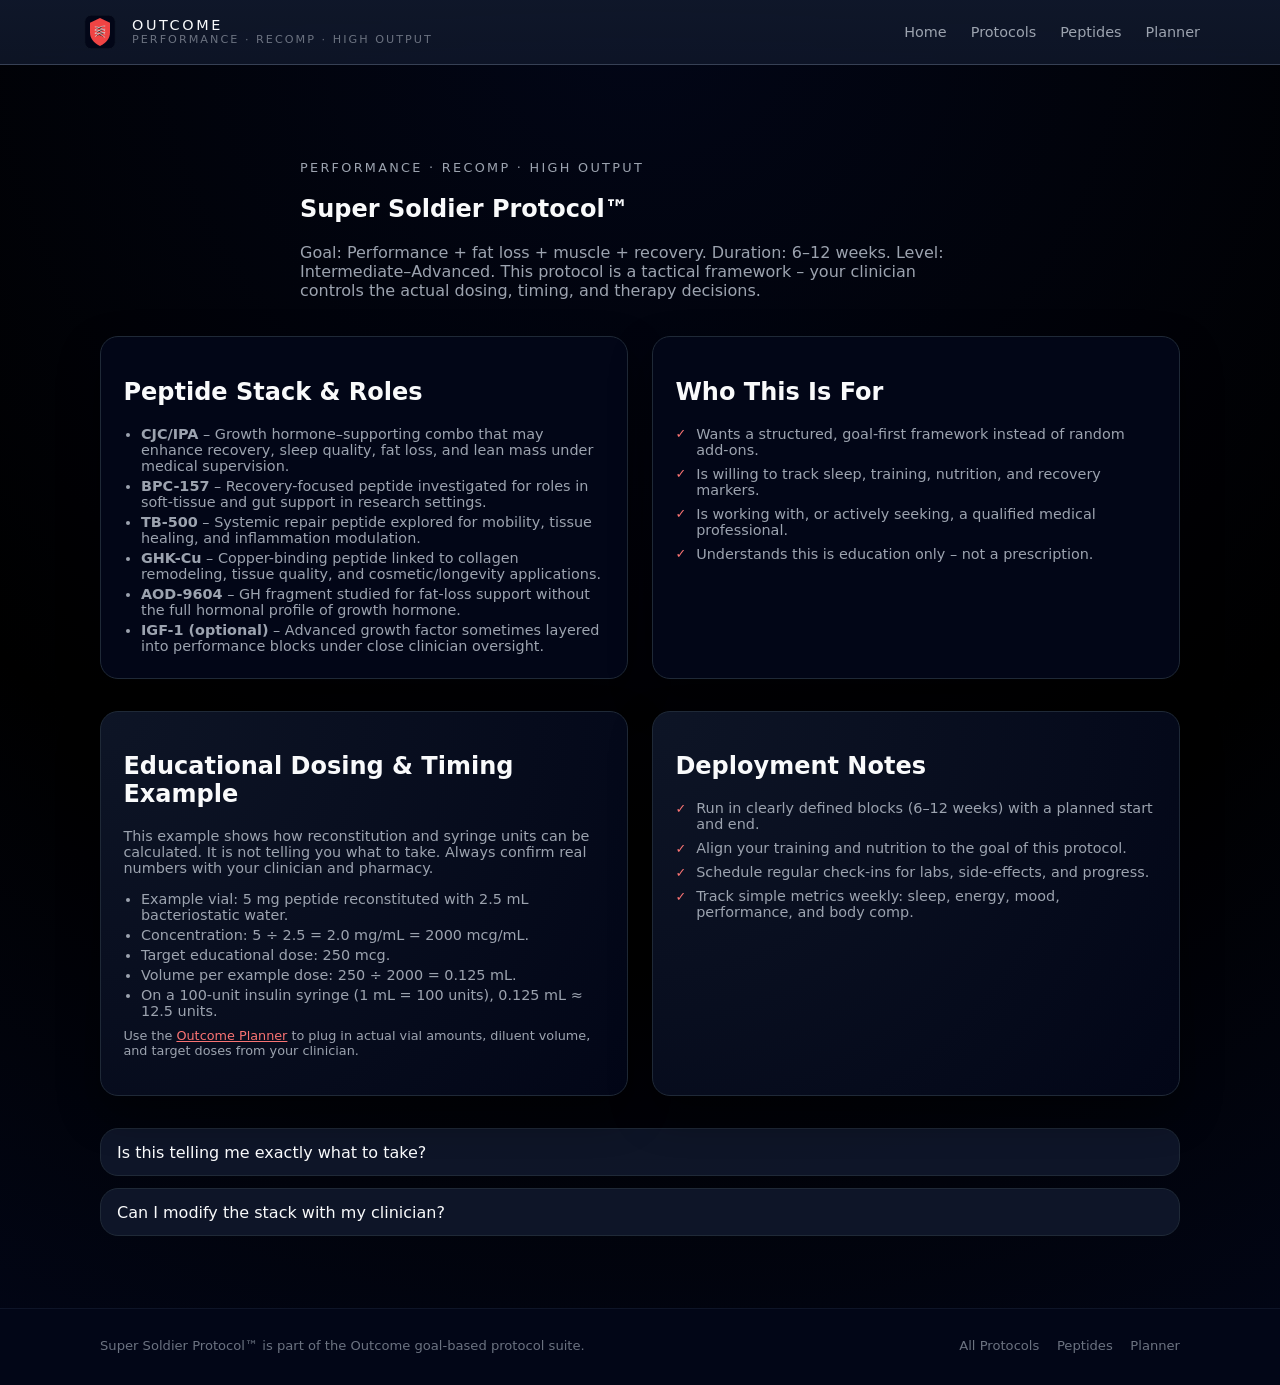
<file: super-soldier.html>
<!DOCTYPE html>
<html lang="en">
<head>
  <meta charset="UTF-8" />
  <title>Super Soldier Protocol™ | Outcome Protocol</title>
  <meta name="viewport" content="width=device-width, initial-scale=1" />
  <link rel="stylesheet" href="styles.css" />
</head>
<body class="subpage">
  <header class="site-header">
    <div class="container header-inner">
      <a href="index.html" class="brand">
        <img src="assets/outcome-badge.svg" alt="Outcome badge" class="brand-mark" />
        <div class="brand-text">
          <span class="brand-name">OUTCOME</span>
          <span class="brand-tag">Performance · Recomp · High Output</span>
        </div>
      </a>
      <nav class="main-nav" id="mainNav">
        <a href="index.html">Home</a>
        <a href="protocol.html">Protocols</a>
        <a href="peptides.html">Peptides</a>
        <a href="calculator.html">Planner</a>
      </nav>
      <button class="nav-toggle" id="navToggle" aria-label="Toggle navigation">
        <span></span><span></span>
      </button>
    </div>
  </header>

  <main class="sub-main">
    <section class="section">
      <div class="container section-header">
        <p class="tagline">Performance · Recomp · High Output</p>
        <h1>Super Soldier Protocol™</h1>
        <p>Goal: Performance + fat loss + muscle + recovery. Duration: 6–12 weeks. Level: Intermediate–Advanced. This protocol is a tactical framework – your clinician controls the actual dosing, timing, and therapy decisions.</p>
      </div>

      <div class="container grid-2">
        <article class="card">
          <h2>Peptide Stack & Roles</h2>
          <ul class="bullet-list">
            <li><strong>CJC/IPA</strong> – Growth hormone–supporting combo that may enhance recovery, sleep quality, fat loss, and lean mass under medical supervision.</li>
<li><strong>BPC-157</strong> – Recovery-focused peptide investigated for roles in soft-tissue and gut support in research settings.</li>
<li><strong>TB-500</strong> – Systemic repair peptide explored for mobility, tissue healing, and inflammation modulation.</li>
<li><strong>GHK-Cu</strong> – Copper-binding peptide linked to collagen remodeling, tissue quality, and cosmetic/longevity applications.</li>
<li><strong>AOD-9604</strong> – GH fragment studied for fat-loss support without the full hormonal profile of growth hormone.</li>
<li><strong>IGF-1 (optional)</strong> – Advanced growth factor sometimes layered into performance blocks under close clinician oversight.</li>
          </ul>
        </article>
        <article class="card">
          <h2>Who This Is For</h2>
          <ul class="check-list">
            <li>Wants a structured, goal-first framework instead of random add-ons.</li>
            <li>Is willing to track sleep, training, nutrition, and recovery markers.</li>
            <li>Is working with, or actively seeking, a qualified medical professional.</li>
            <li>Understands this is education only – not a prescription.</li>
          </ul>
        </article>
      </div>

      <div class="container" style="margin-top:2rem;">
        <div class="grid-2">
          <article class="card card-soft">
            <h2>Educational Dosing & Timing Example</h2>
            <p style="color:#9ca3af; font-size:0.9rem;">
              This example shows how reconstitution and syringe units can be calculated. It is not telling you what to take.
              Always confirm real numbers with your clinician and pharmacy.
            </p>
            <ul class="bullet-list">
              <li>Example vial: 5 mg peptide reconstituted with 2.5 mL bacteriostatic water.</li>
              <li>Concentration: 5 ÷ 2.5 = 2.0 mg/mL = 2000 mcg/mL.</li>
              <li>Target educational dose: 250 mcg.</li>
              <li>Volume per example dose: 250 ÷ 2000 = 0.125 mL.</li>
              <li>On a 100-unit insulin syringe (1 mL = 100 units), 0.125 mL ≈ 12.5 units.</li>
            </ul>
            <p style="margin-top:0.6rem; font-size:0.8rem; color:#9ca3af;">
              Use the <a href="calculator.html" style="color:#f97373;">Outcome Planner</a> to plug in actual vial amounts, diluent volume, and target doses from your clinician.
            </p>
          </article>
          <article class="card card-soft">
            <h2>Deployment Notes</h2>
            <ul class="check-list">
              <li>Run in clearly defined blocks (6–12 weeks) with a planned start and end.</li>
              <li>Align your training and nutrition to the goal of this protocol.</li>
              <li>Schedule regular check-ins for labs, side-effects, and progress.</li>
              <li>Track simple metrics weekly: sleep, energy, mood, performance, and body comp.</li>
            </ul>
          </article>
        </div>
      </div>

      <div class="container" style="margin-top:2rem;">
        <details class="faq-item">
          <summary>Is this telling me exactly what to take?</summary>
          <p>No. Outcome is an educational and strategic framework only. All dosing, timing, and medication decisions belong to your clinician.</p>
        </details>
        <details class="faq-item">
          <summary>Can I modify the stack with my clinician?</summary>
          <p>Yes – the real power here is having a shared language. You can remove, swap, or re-order components with your clinician while staying aligned with the mission.</p>
        </details>
      </div>
    </section>
  </main>

  <footer class="site-footer">
    <div class="container footer-inner">
      <span>Super Soldier Protocol™ is part of the Outcome goal-based protocol suite.</span>
      <div class="footer-links">
        <a href="protocol.html">All Protocols</a>
        <a href="peptides.html">Peptides</a>
        <a href="calculator.html">Planner</a>
      </div>
    </div>
  </footer>

  <script src="script.js"></script>
</body>
</html>
</file>
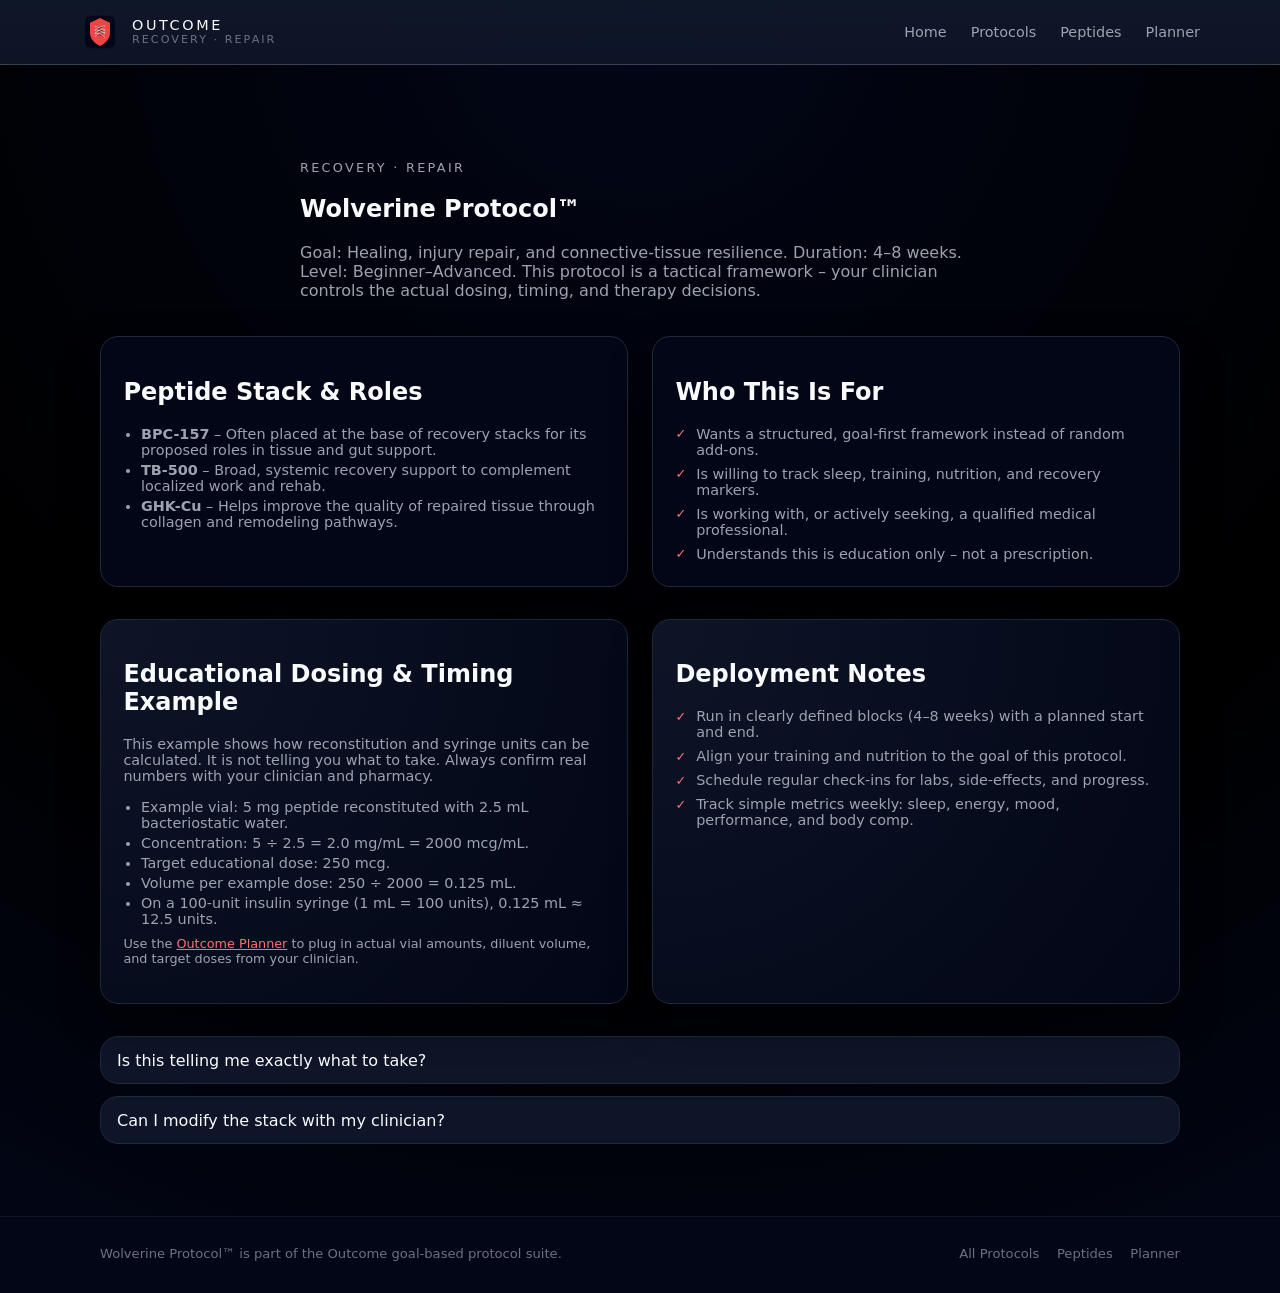
<file: wolverine.html>
<!DOCTYPE html>
<html lang="en">
<head>
  <meta charset="UTF-8" />
  <title>Wolverine Protocol™ | Outcome Protocol</title>
  <meta name="viewport" content="width=device-width, initial-scale=1" />
  <link rel="stylesheet" href="styles.css" />
</head>
<body class="subpage">
  <header class="site-header">
    <div class="container header-inner">
      <a href="index.html" class="brand">
        <img src="assets/outcome-badge.svg" alt="Outcome badge" class="brand-mark" />
        <div class="brand-text">
          <span class="brand-name">OUTCOME</span>
          <span class="brand-tag">Recovery · Repair</span>
        </div>
      </a>
      <nav class="main-nav" id="mainNav">
        <a href="index.html">Home</a>
        <a href="protocol.html">Protocols</a>
        <a href="peptides.html">Peptides</a>
        <a href="calculator.html">Planner</a>
      </nav>
      <button class="nav-toggle" id="navToggle" aria-label="Toggle navigation">
        <span></span><span></span>
      </button>
    </div>
  </header>

  <main class="sub-main">
    <section class="section">
      <div class="container section-header">
        <p class="tagline">Recovery · Repair</p>
        <h1>Wolverine Protocol™</h1>
        <p>Goal: Healing, injury repair, and connective-tissue resilience. Duration: 4–8 weeks. Level: Beginner–Advanced. This protocol is a tactical framework – your clinician controls the actual dosing, timing, and therapy decisions.</p>
      </div>

      <div class="container grid-2">
        <article class="card">
          <h2>Peptide Stack & Roles</h2>
          <ul class="bullet-list">
            <li><strong>BPC-157</strong> – Often placed at the base of recovery stacks for its proposed roles in tissue and gut support.</li>
<li><strong>TB-500</strong> – Broad, systemic recovery support to complement localized work and rehab.</li>
<li><strong>GHK-Cu</strong> – Helps improve the quality of repaired tissue through collagen and remodeling pathways.</li>
          </ul>
        </article>
        <article class="card">
          <h2>Who This Is For</h2>
          <ul class="check-list">
            <li>Wants a structured, goal-first framework instead of random add-ons.</li>
            <li>Is willing to track sleep, training, nutrition, and recovery markers.</li>
            <li>Is working with, or actively seeking, a qualified medical professional.</li>
            <li>Understands this is education only – not a prescription.</li>
          </ul>
        </article>
      </div>

      <div class="container" style="margin-top:2rem;">
        <div class="grid-2">
          <article class="card card-soft">
            <h2>Educational Dosing & Timing Example</h2>
            <p style="color:#9ca3af; font-size:0.9rem;">
              This example shows how reconstitution and syringe units can be calculated. It is not telling you what to take.
              Always confirm real numbers with your clinician and pharmacy.
            </p>
            <ul class="bullet-list">
              <li>Example vial: 5 mg peptide reconstituted with 2.5 mL bacteriostatic water.</li>
              <li>Concentration: 5 ÷ 2.5 = 2.0 mg/mL = 2000 mcg/mL.</li>
              <li>Target educational dose: 250 mcg.</li>
              <li>Volume per example dose: 250 ÷ 2000 = 0.125 mL.</li>
              <li>On a 100-unit insulin syringe (1 mL = 100 units), 0.125 mL ≈ 12.5 units.</li>
            </ul>
            <p style="margin-top:0.6rem; font-size:0.8rem; color:#9ca3af;">
              Use the <a href="calculator.html" style="color:#f97373;">Outcome Planner</a> to plug in actual vial amounts, diluent volume, and target doses from your clinician.
            </p>
          </article>
          <article class="card card-soft">
            <h2>Deployment Notes</h2>
            <ul class="check-list">
              <li>Run in clearly defined blocks (4–8 weeks) with a planned start and end.</li>
              <li>Align your training and nutrition to the goal of this protocol.</li>
              <li>Schedule regular check-ins for labs, side-effects, and progress.</li>
              <li>Track simple metrics weekly: sleep, energy, mood, performance, and body comp.</li>
            </ul>
          </article>
        </div>
      </div>

      <div class="container" style="margin-top:2rem;">
        <details class="faq-item">
          <summary>Is this telling me exactly what to take?</summary>
          <p>No. Outcome is an educational and strategic framework only. All dosing, timing, and medication decisions belong to your clinician.</p>
        </details>
        <details class="faq-item">
          <summary>Can I modify the stack with my clinician?</summary>
          <p>Yes – the real power here is having a shared language. You can remove, swap, or re-order components with your clinician while staying aligned with the mission.</p>
        </details>
      </div>
    </section>
  </main>

  <footer class="site-footer">
    <div class="container footer-inner">
      <span>Wolverine Protocol™ is part of the Outcome goal-based protocol suite.</span>
      <div class="footer-links">
        <a href="protocol.html">All Protocols</a>
        <a href="peptides.html">Peptides</a>
        <a href="calculator.html">Planner</a>
      </div>
    </div>
  </footer>

  <script src="script.js"></script>
</body>
</html>
</file>
<file: styles.css>
:root {
  --bg: #020617;
  --surface: #0b1120;
  --surface-soft: #111827;
  --border-subtle: #1f2937;
  --accent: #f97373;
  --accent-blue: #38bdf8;
  --accent-green: #22c55e;
  --accent-amber: #fbbf24;
  --text: #f9fafb;
  --muted: #9ca3af;
  --muted-soft: #6b7280;
  --radius-lg: 18px;
  --radius-xl: 24px;
  --shadow-soft: 0 18px 45px rgba(0,0,0,0.6);
  --container-width: 1120px;
  --font-sans: system-ui,-apple-system,BlinkMacSystemFont,"SF Pro Text","Inter","Segoe UI",sans-serif;
}

*,
*::before,
*::after { box-sizing:border-box; }

html, body {
  margin:0;
  padding:0;
  font-family:var(--font-sans);
  background:radial-gradient(circle at top, #111827 0, #020617 50%, #000 100%);
  color:var(--text);
}

body.subpage {
  background:radial-gradient(circle at top, #020617 0, #000 60%, #020617 100%);
}

.container {
  max-width:var(--container-width);
  margin:0 auto;
  padding:0 1.25rem;
}

.section { padding:3.75rem 0; }
.section-header {
  max-width:720px;
  margin-bottom:2.25rem;
}
.section-header p { color:var(--muted); margin-top:0.4rem; }

/* Header */
.site-header {
  position:sticky;
  top:0;
  z-index:40;
  backdrop-filter:blur(18px);
  background:linear-gradient(to bottom, rgba(15,23,42,0.98), rgba(15,23,42,0.86));
  border-bottom:1px solid rgba(148,163,184,0.3);
}
.header-inner {
  display:flex;
  align-items:center;
  justify-content:space-between;
  padding:0.75rem 0;
  gap:1.5rem;
}
.brand {
  display:flex;
  align-items:center;
  gap:0.75rem;
  text-decoration:none;
  color:inherit;
}
.brand-mark { width:40px; height:40px; }
.brand-text { display:flex; flex-direction:column; line-height:1.1; }
.brand-name {
  font-size:0.9rem;
  letter-spacing:0.18em;
  text-transform:uppercase;
}
.brand-tag {
  font-size:0.7rem;
  letter-spacing:0.18em;
  text-transform:uppercase;
  color:var(--muted-soft);
}

/* Nav */
.main-nav {
  display:flex;
  align-items:center;
  gap:1.5rem;
  font-size:0.9rem;
}
.main-nav a {
  color:var(--muted);
  text-decoration:none;
  padding:0.25rem 0;
  position:relative;
}
.main-nav a::after {
  content:"";
  position:absolute;
  left:0;
  bottom:-0.15rem;
  width:0;
  height:2px;
  background:var(--accent);
  transition:width .16s ease-out;
}
.main-nav a:hover { color:var(--text); }
.main-nav a:hover::after { width:100%; }
.nav-cta {
  padding:0.4rem 0.9rem;
  border-radius:999px;
  border:1px solid rgba(248,250,252,0.12);
  background:radial-gradient(circle at top left, rgba(248,113,113,0.22), rgba(15,23,42,0.8));
  color:#fee2e2 !important;
}

/* Mobile nav */
.nav-toggle {
  display:none;
  width:38px;
  height:38px;
  border-radius:999px;
  border:1px solid rgba(148,163,184,0.6);
  background:rgba(15,23,42,0.95);
  justify-content:center;
  align-items:center;
  flex-direction:column;
  gap:6px;
}
.nav-toggle span {
  width:18px;
  height:2px;
  border-radius:999px;
  background:#e5e7eb;
}

/* Hero */
.hero {
  padding:3.3rem 0 3.5rem;
}
.hero-inner {
  display:grid;
  grid-template-columns:minmax(0,3fr) minmax(0,2.2fr);
  gap:2.6rem;
  align-items:center;
}
.hero-copy h1 {
  font-size:clamp(2.4rem, 3.1vw, 3rem);
  line-height:1.05;
  margin:0.35rem 0 0.8rem;
}
.hero-copy p { color:var(--muted); max-width:32rem; }
.eyebrow {
  font-size:0.75rem;
  letter-spacing:0.28em;
  text-transform:uppercase;
  color:var(--accent-amber);
}
.hero-actions {
  margin-top:1.6rem;
  display:flex;
  flex-wrap:wrap;
  gap:0.9rem;
}
.hero-panel { display:flex; justify-content:flex-end; }
.hero-card {
  width:100%;
  max-width:360px;
  padding:1.5rem 1.4rem;
  border-radius:var(--radius-xl);
  background:radial-gradient(circle at top left, rgba(248,113,113,0.28), #020617 55%);
  border:1px solid rgba(248,250,252,0.12);
  box-shadow:var(--shadow-soft);
}
.hero-card h2 {
  margin:0 0 0.75rem;
  font-size:0.95rem;
  letter-spacing:0.16em;
  text-transform:uppercase;
}
.hero-card ul {
  list-style:none;
  padding:0;
  margin:0 0 0.8rem;
  font-size:0.9rem;
  color:var(--muted);
}
.hero-note {
  margin:0;
  font-size:0.78rem;
  color:var(--muted-soft);
}

/* Buttons */
.btn {
  display:inline-flex;
  align-items:center;
  justify-content:center;
  padding:0.62rem 1.15rem;
  border-radius:999px;
  font-size:0.9rem;
  font-weight:500;
  border:1px solid transparent;
  text-decoration:none;
  cursor:pointer;
  transition:all .18s ease-out;
}
.btn.primary {
  background:radial-gradient(circle at top left,#f97373,#b91c1c);
  color:#fef2f2;
  box-shadow:0 16px 32px rgba(248,113,113,0.5);
}
.btn.primary:hover { transform:translateY(-1px); }
.btn.secondary {
  background:rgba(15,23,42,0.9);
  border-color:rgba(148,163,184,0.6);
  color:#e5e7eb;
}
.btn.secondary:hover { background:rgba(15,23,42,0.8); }
.btn.full { width:100%; }

/* Cards & grids */
.card {
  background:linear-gradient(145deg,#020617,#020617 40%,#020617 60%,#020617);
  border-radius:var(--radius-lg);
  padding:1.3rem 1.4rem 1.5rem;
  border:1px solid var(--border-subtle);
  box-shadow:0 18px 40px rgba(0,0,0,0.45);
}
.card-soft {
  background:radial-gradient(circle at top left, rgba(15,23,42,0.9), #020617);
}
.grid-3 {
  display:grid;
  grid-template-columns:repeat(3,minmax(0,1fr));
  gap:1.5rem;
}
.grid-2 {
  display:grid;
  grid-template-columns:repeat(2,minmax(0,1fr));
  gap:1.5rem;
}

/* Tags / badges */
.tagline {
  font-size:0.8rem;
  letter-spacing:0.18em;
  text-transform:uppercase;
  color:var(--muted-soft);
  margin-bottom:0.45rem;
}
.badge {
  display:inline-flex;
  align-items:center;
  padding:0.14rem 0.55rem;
  border-radius:999px;
  font-size:0.7rem;
  letter-spacing:0.16em;
  text-transform:uppercase;
  border:1px solid transparent;
}
.badge-blue { background:rgba(56,189,248,0.18); border-color:rgba(56,189,248,0.6); color:#e0f2fe; }
.badge-green { background:rgba(34,197,94,0.18); border-color:rgba(74,222,128,0.7); color:#bbf7d0; }
.badge-amber { background:rgba(245,158,11,0.18); border-color:rgba(251,191,36,0.8); color:#fed7aa; }
.badge-red { background:rgba(248,113,113,0.18); border-color:rgba(248,113,113,0.7); color:#fee2e2; }

/* Lists */
.bullet-list {
  padding-left:1.1rem;
  margin:0.3rem 0 0;
  color:var(--muted);
  font-size:0.9rem;
}
.bullet-list li+li { margin-top:0.25rem; }
.check-list {
  list-style:none;
  padding:0;
  margin:0;
  display:grid;
  gap:0.5rem;
  font-size:0.9rem;
}
.check-list li {
  position:relative;
  padding-left:1.3rem;
  color:var(--muted);
}
.check-list li::before {
  content:"✓";
  position:absolute;
  left:0;
  top:0.02rem;
  font-size:0.8rem;
  color:var(--accent);
}

/* Comparison */
.compare-table {
  width:100%;
  border-collapse:collapse;
  font-size:0.88rem;
}
.compare-table th,
.compare-table td {
  padding:0.5rem 0.5rem;
  border-bottom:1px solid rgba(55,65,81,0.9);
}
.compare-table th {
  text-align:left;
  font-size:0.75rem;
  letter-spacing:0.16em;
  text-transform:uppercase;
  color:var(--muted-soft);
}

/* FAQ */
.faq-item {
  border-radius:var(--radius-lg);
  border:1px solid var(--border-subtle);
  background:rgba(15,23,42,0.95);
  padding:0.85rem 1rem;
  margin-bottom:0.75rem;
}
.faq-item summary {
  cursor:pointer;
  list-style:none;
  font-weight:500;
}
.faq-item summary::-webkit-details-marker { display:none; }
.faq-item p {
  margin:0.55rem 0 0;
  color:var(--muted);
  font-size:0.9rem;
}

/* Calc form */
.calc-form label {
  display:block;
  font-size:0.8rem;
  margin-bottom:0.25rem;
  color:var(--muted-soft);
}
.calc-form input {
  width:100%;
  padding:0.5rem 0.6rem;
  border-radius:0.7rem;
  border:1px solid rgba(148,163,184,0.7);
  background:rgba(15,23,42,0.9);
  color:var(--text);
  font-size:0.9rem;
  margin-bottom:0.6rem;
}
.calc-form input:focus {
  outline:1px solid var(--accent);
  border-color:var(--accent);
}
.result-grid {
  display:grid;
  grid-template-columns:repeat(2,minmax(0,1fr));
  gap:1.1rem;
  margin-top:0.9rem;
}
.hidden { display:none; }

/* CTA */
.cta-section {
  padding:3.2rem 0 3.7rem;
  background:radial-gradient(circle at top left, rgba(248,113,113,0.22), #020617 55%);
  border-top:1px solid rgba(148,163,184,0.32);
  border-bottom:1px solid rgba(15,23,42,0.95);
}
.cta-inner {
  display:grid;
  grid-template-columns:minmax(0,3fr) minmax(0,2.5fr);
  gap:2rem;
  align-items:center;
}
.cta-form {
  background:rgba(15,23,42,0.96);
  padding:1.3rem 1.3rem 1.5rem;
  border-radius:var(--radius-xl);
  border:1px solid rgba(148,163,184,0.45);
  box-shadow:var(--shadow-soft);
}
.cta-form label {
  display:block;
  font-size:0.8rem;
  margin-bottom:0.25rem;
  color:var(--muted-soft);
}
.cta-form input {
  width:100%;
  padding:0.5rem 0.6rem;
  border-radius:0.7rem;
  border:1px solid rgba(148,163,184,0.7);
  background:rgba(15,23,42,0.9);
  color:var(--text);
  font-size:0.9rem;
  margin-bottom:0.6rem;
}
.cta-form input:focus {
  outline:1px solid var(--accent);
  border-color:var(--accent);
}
.form-helper {
  margin:0;
  font-size:0.8rem;
  color:var(--muted-soft);
}

/* Footer */
.site-footer {
  padding:1.8rem 0 2rem;
  background:#020617;
  border-top:1px solid rgba(15,23,42,0.95);
}
.footer-inner {
  display:flex;
  flex-wrap:wrap;
  gap:1rem 2rem;
  justify-content:space-between;
  align-items:center;
  font-size:0.82rem;
  color:var(--muted-soft);
}
.footer-links {
  display:flex;
  flex-wrap:wrap;
  gap:1.1rem;
}
.footer-links a {
  color:var(--muted-soft);
  text-decoration:none;
}
.footer-links a:hover { color:var(--text); }

/* Subpages */
.sub-main { padding-top:1.8rem; }

@media(max-width:960px){
  .hero-inner { grid-template-columns:minmax(0,1fr); }
  .hero-panel { order:-1; justify-content:flex-start; }
  .grid-3, .grid-2 { grid-template-columns:minmax(0,1fr); }
  .cta-inner { grid-template-columns:minmax(0,1fr); }
}

@media(max-width:768px){
  .header-inner { padding:0.6rem 0; }
  .main-nav {
    position:fixed;
    inset:56px 1rem auto;
    background:rgba(15,23,42,0.98);
    border-radius:1rem;
    border:1px solid rgba(148,163,184,0.6);
    padding:0.75rem 0.9rem;
    flex-direction:column;
    align-items:flex-start;
    gap:0.45rem;
    font-size:0.9rem;
    transform:scale(0.97);
    opacity:0;
    pointer-events:none;
    transition:opacity .2s ease, transform .2s ease;
  }
  .main-nav.is-open {
    opacity:1;
    pointer-events:auto;
    transform:scale(1);
  }
  .nav-toggle { display:flex; }
}
</file>
